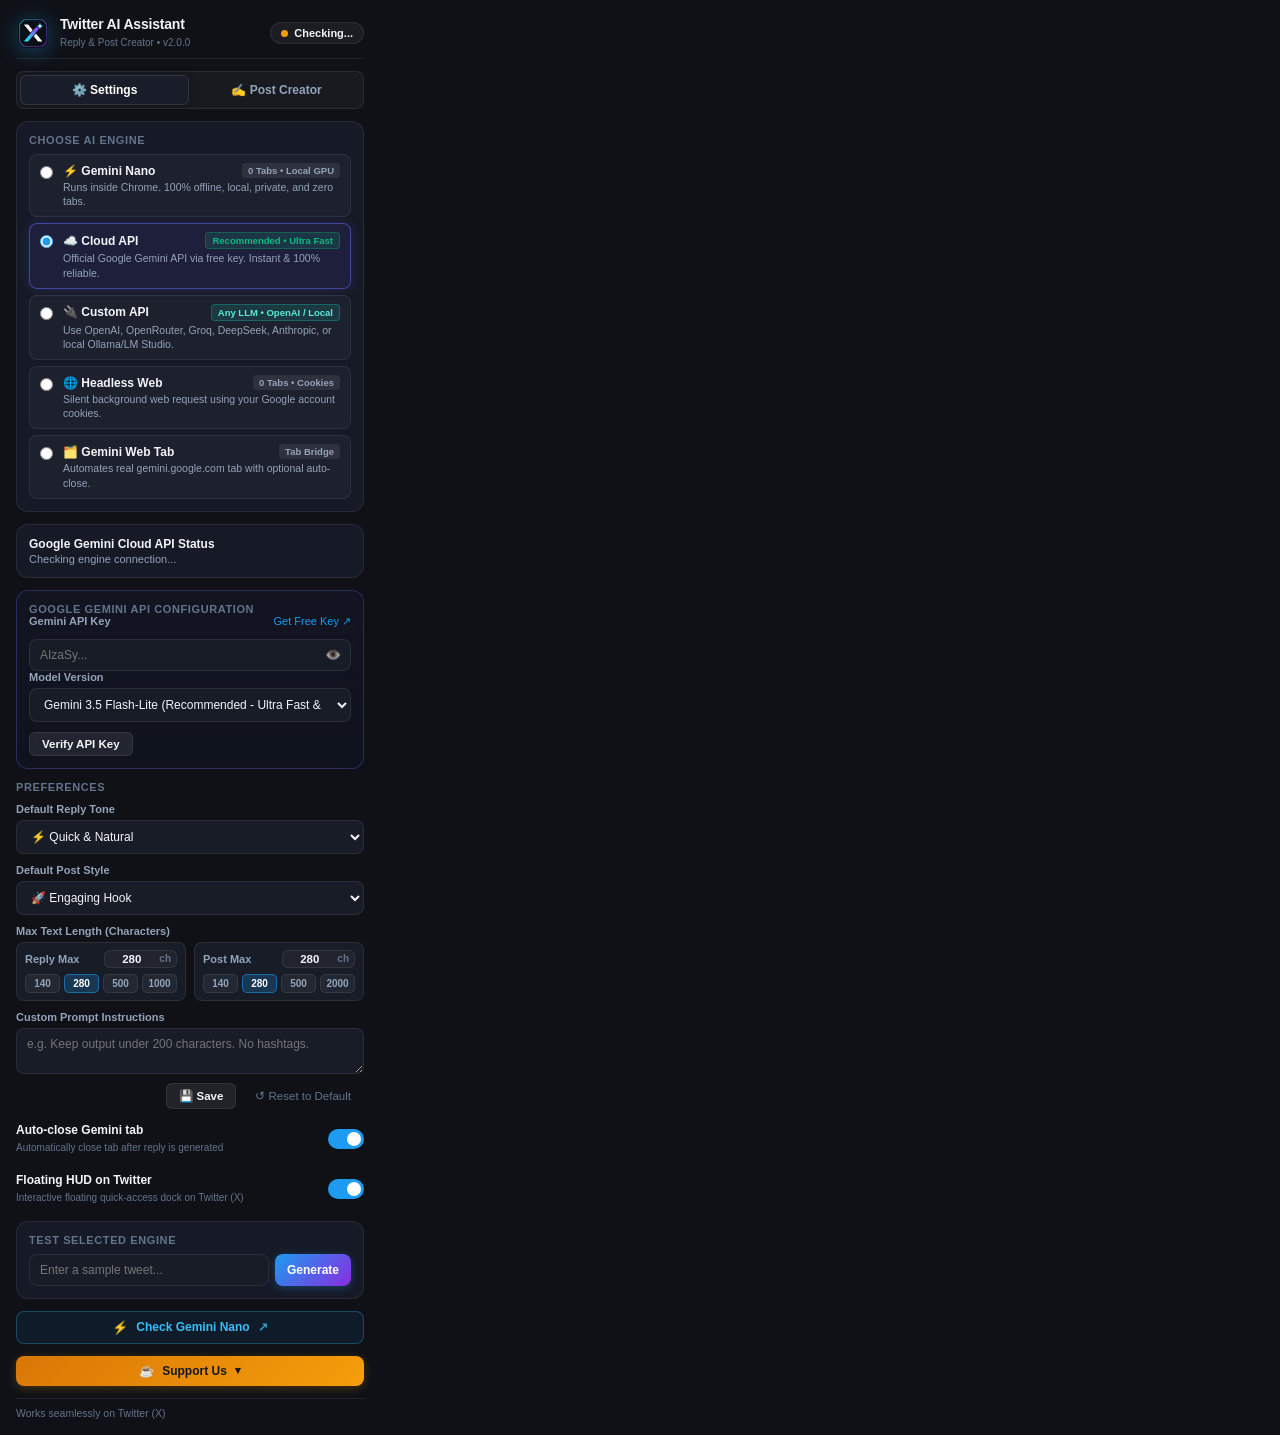
<file: popup/popup.html>
<!DOCTYPE html>
<html lang="en">
<head>
  <meta charset="UTF-8">
  <meta name="viewport" content="width=device-width, initial-scale=1.0">
  <title>Twitter AI Auto Reply</title>
  <link rel="stylesheet" href="popup.css">
</head>
<body>
  <div class="popup-container">
    <!-- Header -->
    <header class="header">
      <div class="brand">
        <img src="../icons/icon-48.png" alt="Twitter AI Assistant" class="brand-icon-img">
        <div class="brand-info">
          <h1>Twitter AI Assistant</h1>
          <span class="version-tag">Reply &amp; Post Creator &bull; v2.0.0</span>
        </div>
      </div>
      <div id="status-badge" class="status-badge checking" title="Click to refresh">
        <span class="status-dot"></span>
        <span id="status-text">Checking...</span>
      </div>
    </header>

    <!-- Tabs Navigation -->
    <nav class="popup-tabs">
      <button type="button" class="tab-btn active" id="tab-btn-settings">⚙️ Settings</button>
      <button type="button" class="tab-btn" id="tab-btn-creator">✍️ Post Creator</button>
    </nav>

    <!-- Tab 1: Settings Panel -->
    <div id="panel-settings" class="tab-panel active">
      <!-- Engine Selector -->
      <section class="card engine-card">
        <div class="section-title">Choose AI Engine</div>
        <div class="engine-options">
          <label class="engine-option" id="opt-nano">
            <input type="radio" name="engine" value="nano">
            <div class="engine-content">
              <div class="engine-header">
                <span class="engine-name">⚡ Gemini Nano</span>
                <span class="badge">0 Tabs &bull; Local GPU</span>
              </div>
              <p class="engine-desc">Runs inside Chrome. 100% offline, local, private, and zero tabs.</p>
            </div>
          </label>

          <label class="engine-option active" id="opt-cloudapi">
            <input type="radio" name="engine" value="cloud_api" checked>
            <div class="engine-content">
              <div class="engine-header">
                <span class="engine-name">☁️ Cloud API</span>
                <span class="badge badge-recommended">Recommended &bull; Ultra Fast</span>
              </div>
              <p class="engine-desc">Official Google Gemini API via free key. Instant &amp; 100% reliable.</p>
            </div>
          </label>

          <label class="engine-option" id="opt-customapi">
            <input type="radio" name="engine" value="custom_api">
            <div class="engine-content">
              <div class="engine-header">
                <span class="engine-name">🔌 Custom API</span>
                <span class="badge badge-custom">Any LLM &bull; OpenAI / Local</span>
              </div>
              <p class="engine-desc">Use OpenAI, OpenRouter, Groq, DeepSeek, Anthropic, or local Ollama/LM Studio.</p>
            </div>
          </label>

          <label class="engine-option" id="opt-headless">
            <input type="radio" name="engine" value="headless">
            <div class="engine-content">
              <div class="engine-header">
                <span class="engine-name">🌐 Headless Web</span>
                <span class="badge">0 Tabs &bull; Cookies</span>
              </div>
              <p class="engine-desc">Silent background web request using your Google account cookies.</p>
            </div>
          </label>

          <label class="engine-option" id="opt-webtab">
            <input type="radio" name="engine" value="web_tab">
            <div class="engine-content">
              <div class="engine-header">
                <span class="engine-name">🗂️ Gemini Web Tab</span>
                <span class="badge">Tab Bridge</span>
              </div>
              <p class="engine-desc">Automates real gemini.google.com tab with optional auto-close.</p>
            </div>
          </label>
        </div>
      </section>

      <!-- Session Status Card -->
      <section class="card session-card" id="session-card">
        <div class="session-info">
          <div class="session-title" id="session-title">Google Gemini Cloud API Status</div>
          <p class="session-desc" id="session-desc">Checking engine connection...</p>
        </div>
        <button id="btn-open-gemini" class="btn btn-secondary" style="display: none;">
          <span>Open Gemini</span>
          <span class="external-icon">&nearr;</span>
        </button>
      </section>

      <!-- Cloud API Configuration Card -->
      <section class="card cloud-api-card" id="cloud-api-config" style="display: block;">
        <div class="section-title">Google Gemini API Configuration</div>
        
        <div class="form-group">
          <div class="label-with-link">
            <label for="cloud-api-key">Gemini API Key</label>
            <a href="https://aistudio.google.com/app/apikey" target="_blank" class="helper-link">Get Free Key &nearr;</a>
          </div>
          <div class="input-password-wrapper">
            <input type="password" id="cloud-api-key" class="form-input" placeholder="AIzaSy..." spellcheck="false" autocomplete="off">
            <button type="button" id="btn-toggle-key-visibility" class="btn-toggle-eye" title="Show/Hide Key">👁️</button>
          </div>
        </div>

        <div class="form-group">
          <label for="cloud-model-select">Model Version</label>
          <select id="cloud-model-select" class="form-select">
            <option value="gemini-3.5-flash-lite" selected>Gemini 3.5 Flash-Lite (Recommended - Ultra Fast &amp; Free Tier)</option>
            <option value="gemini-4-hydrogen">Gemini 4 Hydrogen (Fast &amp; Balanced Daily Driver)</option>
            <option value="gemini-4-argon">Gemini 4 Argon (Efficient Frontier Reasoning)</option>
            <option value="gemini-4-neon">Gemini 4 Neon (Fast Frontier - Paid Tier)</option>
            <option value="gemini-4-carbon">Gemini 4 Carbon (Maximum Reasoning Depth)</option>
          </select>
        </div>

        <div class="cloud-actions">
          <button type="button" id="btn-test-cloud-key" class="btn btn-secondary btn-sm">
            <span>Verify API Key</span>
          </button>
          <span id="cloud-key-status" class="cloud-status-text"></span>
        </div>
      </section>

      <!-- Custom API Configuration Card -->
      <section class="card custom-api-card" id="custom-api-config" style="display: none;">
        <div class="section-title">Custom API Configuration</div>

        <div class="custom-api-row">
          <div class="form-group">
            <label for="custom-api-preset">Provider Preset</label>
            <select id="custom-api-preset" class="form-select">
              <option value="openai">OpenAI</option>
              <option value="openrouter">OpenRouter</option>
              <option value="groq">Groq</option>
              <option value="deepseek">DeepSeek</option>
              <option value="xai">xAI (Grok)</option>
              <option value="anthropic">Anthropic (Claude)</option>
              <option value="ollama">Ollama (Local)</option>
              <option value="lmstudio">LM Studio (Local)</option>
              <option value="custom">Custom Endpoint</option>
            </select>
          </div>

          <div class="form-group">
            <label for="custom-api-format">Protocol</label>
            <select id="custom-api-format" class="form-select">
              <option value="openai">OpenAI (/chat/completions)</option>
              <option value="anthropic">Anthropic (/messages)</option>
            </select>
          </div>
        </div>

        <div class="form-group">
          <label for="custom-api-url">Base / Endpoint URL</label>
          <input type="url" id="custom-api-url" class="form-input" placeholder="https://api.openai.com/v1" spellcheck="false" autocomplete="off">
        </div>

        <div class="form-group">
          <div class="label-with-link">
            <label for="custom-api-key">API Key</label>
            <span class="helper-muted">Optional for local servers</span>
          </div>
          <div class="input-password-wrapper">
            <input type="password" id="custom-api-key" class="form-input" placeholder="sk-... (optional for Ollama)" spellcheck="false" autocomplete="off">
            <button type="button" id="btn-toggle-custom-key" class="btn-toggle-eye" title="Show/Hide Key">👁️</button>
          </div>
        </div>

        <div class="form-group">
          <label for="custom-api-model">Model Name</label>
          <div class="custom-api-model-wrap">
            <input type="text" id="custom-api-model" class="form-input" list="custom-api-models-list" placeholder="e.g. gpt-4o-mini or llama3.2" spellcheck="false" autocomplete="off">
            <datalist id="custom-api-models-list"></datalist>
            <button type="button" id="btn-fetch-custom-models" class="btn btn-secondary btn-sm" title="Fetch models from /models">↻ Models</button>
          </div>
        </div>

        <details class="custom-api-advanced">
          <summary>Advanced: Custom Headers (Optional JSON)</summary>
          <div class="form-group" style="margin-top: 6px;">
            <textarea id="custom-api-headers" class="form-textarea" rows="2" placeholder='{"X-Title": "Twitter AI Assistant"}' spellcheck="false"></textarea>
          </div>
        </details>

        <div class="cloud-actions">
          <button type="button" id="btn-test-custom-api" class="btn btn-secondary btn-sm">
            <span>Verify &amp; Save</span>
          </button>
          <span id="custom-api-status" class="cloud-status-text"></span>
        </div>
      </section>

      <!-- Preferences Section -->
      <section class="settings-section">
        <div class="section-title">Preferences</div>

        <!-- Default Tone -->
        <div class="form-group">
          <label for="default-tone">Default Reply Tone</label>
          <select id="default-tone" class="form-select">
            <option value="quick">⚡ Quick & Natural</option>
            <option value="agree">👍 Agree & Supportive</option>
            <option value="thoughtful">💡 Thoughtful Insight</option>
            <option value="funny">😂 Witty & Humorous</option>
            <option value="question">❓ Ask a Question</option>
            <option value="debate">🔥 Counter-Point</option>
          </select>
        </div>

        <!-- Default Post Style -->
        <div class="form-group">
          <label for="default-post-style">Default Post Style</label>
          <select id="default-post-style" class="form-select">
            <option value="engaging">🚀 Engaging Hook</option>
            <option value="insight">💡 Insight & Value</option>
            <option value="announcement">📣 Announcement</option>
            <option value="hottake">🔥 Bold Hot Take</option>
            <option value="witty">😂 Witty & Relatable</option>
            <option value="question">❓ Discussion Starter</option>
            <option value="thread">🧵 Thread Opener</option>
          </select>
        </div>

        <!-- Max Text Length Controls -->
        <div class="form-group">
          <label>Max Text Length (Characters)</label>
          <div class="length-controls-grid">
            <div class="length-control-box">
              <div class="length-box-header">
                <span>Reply Max</span>
                <div class="length-input-wrap">
                  <input type="number" id="max-reply-length" class="length-number-input" min="20" max="4000" step="10" value="280">
                  <span class="length-unit">ch</span>
                </div>
              </div>
              <div class="length-presets" data-target="reply">
                <button type="button" class="length-preset-btn" data-val="140">140</button>
                <button type="button" class="length-preset-btn active" data-val="280">280</button>
                <button type="button" class="length-preset-btn" data-val="500">500</button>
                <button type="button" class="length-preset-btn" data-val="1000">1000</button>
              </div>
            </div>

            <div class="length-control-box">
              <div class="length-box-header">
                <span>Post Max</span>
                <div class="length-input-wrap">
                  <input type="number" id="max-post-length" class="length-number-input" min="20" max="4000" step="10" value="280">
                  <span class="length-unit">ch</span>
                </div>
              </div>
              <div class="length-presets" data-target="post">
                <button type="button" class="length-preset-btn" data-val="140">140</button>
                <button type="button" class="length-preset-btn active" data-val="280">280</button>
                <button type="button" class="length-preset-btn" data-val="500">500</button>
                <button type="button" class="length-preset-btn" data-val="2000">2000</button>
              </div>
            </div>
          </div>
        </div>

        <!-- Custom Instructions -->
        <div class="form-group">
          <label for="custom-instructions">Custom Prompt Instructions</label>
          <textarea id="custom-instructions" class="form-textarea" rows="2" placeholder="e.g. Keep output under 200 characters. No hashtags."></textarea>
          <div class="instructions-actions">
            <button type="button" id="btn-save-instructions" class="btn btn-secondary btn-sm" title="Save custom prompt instructions">
              <span>💾 Save</span>
            </button>
            <button type="button" id="btn-reset-instructions" class="btn btn-text btn-sm" title="Reset instructions to default">
              <span>↺ Reset to Default</span>
            </button>
          </div>
        </div>

        <!-- Tab Auto-Close Setting (for web_tab mode) -->
        <div class="setting-row" id="row-autoclose">
          <div class="setting-label">
            <span>Auto-close Gemini tab</span>
            <small>Automatically close tab after reply is generated</small>
          </div>
          <label class="switch">
            <input type="checkbox" id="auto-close-toggle" checked>
            <span class="slider"></span>
          </label>
        </div>

        <!-- Floating HUD Setting -->
        <div class="setting-row" id="row-hud">
          <div class="setting-label">
            <span>Floating HUD on Twitter</span>
            <small>Interactive floating quick-access dock on Twitter (X)</small>
          </div>
          <label class="switch">
            <input type="checkbox" id="floating-hud-toggle" checked>
            <span class="slider"></span>
          </label>
        </div>
      </section>

      <!-- Test Reply Box -->
      <section class="card test-card">
        <div class="section-title">Test Selected Engine</div>
        <div class="test-input-wrapper">
          <input type="text" id="test-input" class="form-input" placeholder="Enter a sample tweet...">
          <button id="btn-test" class="btn btn-primary">Generate</button>
        </div>
        <div id="test-output" class="test-output" style="display: none;"></div>
      </section>

      <!-- Check Gemini Nano Button -->
      <button type="button" id="btn-check-nano" class="btn btn-check-nano" title="How to check & enable Gemini Nano in Chrome">
        <span class="btn-check-nano-icon">⚡</span>
        <span>Check Gemini Nano</span>
        <span class="external-arrow">&nearr;</span>
      </button>
    </div>

    <!-- Tab 2: Post Creator Panel -->
    <div id="panel-creator" class="tab-panel">
      <section class="card post-creator-card">
        <div class="section-title">Craft a Tweet with AI</div>
        
        <div class="form-group">
          <label for="post-topic-input">Topic, thought, or rough draft</label>
          <textarea id="post-topic-input" class="form-textarea" rows="3" placeholder="e.g. 3 lessons from launching a developer tool in 2026..."></textarea>
        </div>

        <div class="form-group">
          <label for="post-style-select">Post Style</label>
          <select id="post-style-select" class="form-select">
            <option value="engaging">🚀 Engaging Hook</option>
            <option value="insight">💡 Insight & Value</option>
            <option value="announcement">📣 Announcement</option>
            <option value="hottake">🔥 Bold Hot Take</option>
            <option value="witty">😂 Witty & Relatable</option>
            <option value="question">❓ Discussion Starter</option>
            <option value="thread">🧵 Thread Opener</option>
          </select>
        </div>

        <button type="button" id="btn-generate-post" class="btn btn-primary btn-block">
          <span id="btn-generate-post-text">Generate Tweet ✦</span>
        </button>

        <!-- Post Output Area -->
        <div id="post-output-container" class="post-output-container" style="display: none;">
          <div class="post-output-header">
            <span class="post-output-title">✦ Generated Tweet</span>
            <span id="post-char-count" class="post-char-count">0 / 280</span>
          </div>
          <div id="post-output-text" class="post-output-text" contenteditable="true" spellcheck="false"></div>
          <div id="post-output-error" class="post-output-error" style="display: none;"></div>
          <div class="post-output-actions" id="post-output-actions">
            <button type="button" id="btn-copy-post" class="btn btn-secondary btn-sm">
              <span>📋 Copy</span>
            </button>
            <button type="button" id="btn-open-x-post" class="btn btn-primary btn-sm">
              <span>Post on X &nearr;</span>
            </button>
          </div>
        </div>
      </section>
    </div>

    <!-- Donate Section -->
    <section class="donate-section">
      <button type="button" id="btn-donate-toggle" class="btn btn-donate">
        <span class="donate-icon">☕</span>
        <span>Support Us</span>
        <span class="donate-arrow" id="donate-arrow">▾</span>
      </button>

      <div id="donate-info" class="card donate-card" style="display: none;">
        <p class="donate-intro">If you found this project helpful, consider buying me a coffee...</p>
        
        <div class="donate-links">
          <!-- Trakteer -->
          <a href="https://teer.id/gmd.inc" target="_blank" rel="noopener noreferrer" class="donate-item">
            <span class="donate-item-badge">🇮🇩</span>
            <div class="donate-item-text">
              <span class="donate-label">Trakteer ID</span>
              <span class="donate-url">https://teer.id/gmd.inc &nearr;</span>
            </div>
          </a>

          <!-- Buy Me a Coffee -->
          <a href="https://www.buymeacoffee.com/gmd.inc" target="_blank" rel="noopener noreferrer" class="donate-item">
            <span class="donate-item-badge">☕</span>
            <div class="donate-item-text">
              <span class="donate-label">Buy me a coffee</span>
              <span class="donate-url">https://www.buymeacoffee.com/gmd.inc &nearr;</span>
            </div>
          </a>

          <!-- Crypto -->
          <div class="donate-item crypto-box">
            <span class="donate-item-badge">🪙</span>
            <div class="donate-item-text">
              <span class="donate-label">Crypto (EVM / ETH / BSC)</span>
              <span class="donate-crypto-address" id="crypto-address" title="Click to copy">0x8cD08357a2a56ed90D0137AE7bee324bd772B90d</span>
            </div>
            <button type="button" id="btn-copy-crypto" class="btn-copy" title="Copy address">Copy</button>
          </div>
        </div>
      </div>
    </section>

    <!-- Footer -->
    <footer class="footer">
      <span>Works seamlessly on Twitter (X)</span>
      <span class="save-status" id="save-status">Saved</span>
    </footer>
  </div>

  <script src="popup.js"></script>
</body>
</html>
</file>
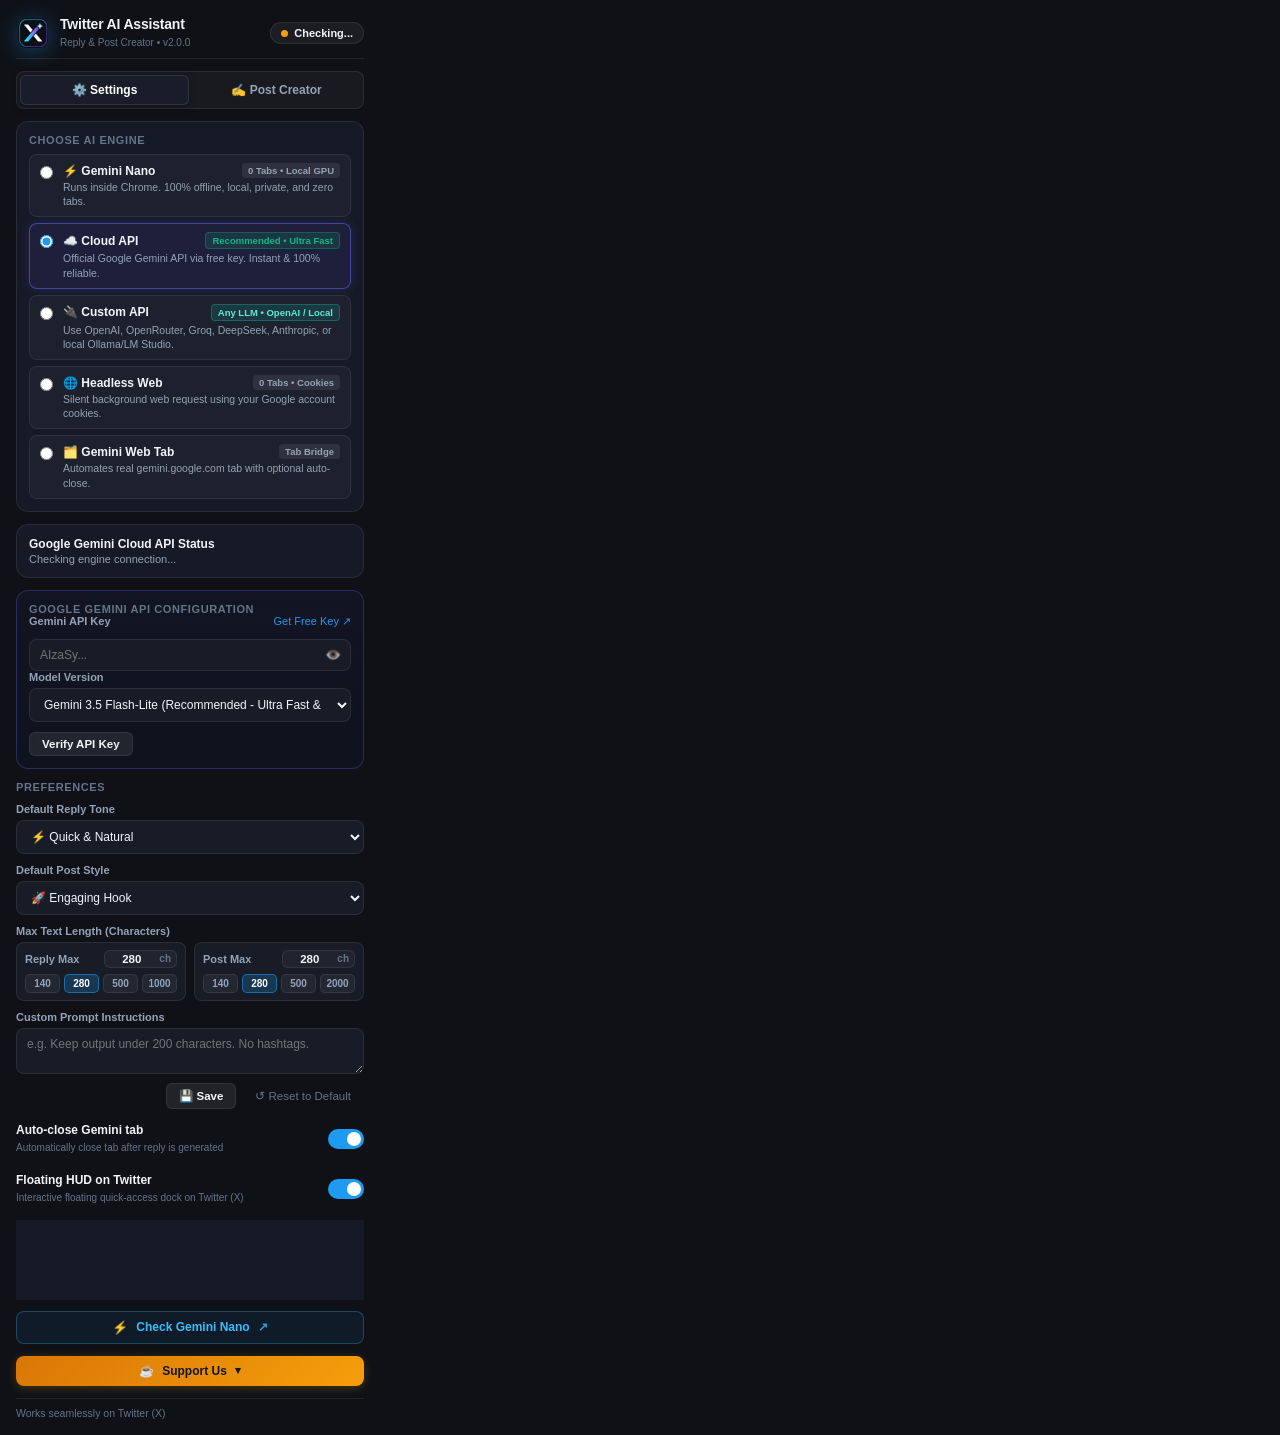
<file: src/popup/popup.html>
<!DOCTYPE html>
<html lang="en">
<head>
  <meta charset="UTF-8">
  <meta name="viewport" content="width=device-width, initial-scale=1.0">
  <title>Twitter AI Auto Reply</title>
  <link rel="stylesheet" href="popup.css">
</head>
<body>
  <div class="popup-container">
    <!-- Header -->
    <header class="header">
      <div class="brand">
        <img src="../../icons/icon-48.png" alt="Twitter AI Assistant" class="brand-icon-img">
        <div class="brand-info">
          <h1>Twitter AI Assistant</h1>
          <span class="version-tag">Reply &amp; Post Creator &bull; v2.0.0</span>
        </div>
      </div>
      <div id="status-badge" class="status-badge checking" title="Click to refresh">
        <span class="status-dot"></span>
        <span id="status-text">Checking...</span>
      </div>
    </header>

    <!-- Tabs Navigation -->
    <nav class="popup-tabs">
      <button type="button" class="tab-btn active" id="tab-btn-settings">⚙️ Settings</button>
      <button type="button" class="tab-btn" id="tab-btn-creator">✍️ Post Creator</button>
    </nav>

    <!-- Tab 1: Settings Panel -->
    <div id="panel-settings" class="tab-panel active">
      <!-- Engine Selector -->
      <section class="card engine-card">
        <div class="section-title">Choose AI Engine</div>
        <div class="engine-options">
          <label class="engine-option" id="opt-nano">
            <input type="radio" name="engine" value="nano">
            <div class="engine-content">
              <div class="engine-header">
                <span class="engine-name">⚡ Gemini Nano</span>
                <span class="badge">0 Tabs &bull; Local GPU</span>
              </div>
              <p class="engine-desc">Runs inside Chrome. 100% offline, local, private, and zero tabs.</p>
            </div>
          </label>

          <label class="engine-option active" id="opt-cloudapi">
            <input type="radio" name="engine" value="cloud_api" checked>
            <div class="engine-content">
              <div class="engine-header">
                <span class="engine-name">☁️ Cloud API</span>
                <span class="badge badge-recommended">Recommended &bull; Ultra Fast</span>
              </div>
              <p class="engine-desc">Official Google Gemini API via free key. Instant &amp; 100% reliable.</p>
            </div>
          </label>

          <label class="engine-option" id="opt-customapi">
            <input type="radio" name="engine" value="custom_api">
            <div class="engine-content">
              <div class="engine-header">
                <span class="engine-name">🔌 Custom API</span>
                <span class="badge badge-custom">Any LLM &bull; OpenAI / Local</span>
              </div>
              <p class="engine-desc">Use OpenAI, OpenRouter, Groq, DeepSeek, Anthropic, or local Ollama/LM Studio.</p>
            </div>
          </label>

          <label class="engine-option" id="opt-headless">
            <input type="radio" name="engine" value="headless">
            <div class="engine-content">
              <div class="engine-header">
                <span class="engine-name">🌐 Headless Web</span>
                <span class="badge">0 Tabs &bull; Cookies</span>
              </div>
              <p class="engine-desc">Silent background web request using your Google account cookies.</p>
            </div>
          </label>

          <label class="engine-option" id="opt-webtab">
            <input type="radio" name="engine" value="web_tab">
            <div class="engine-content">
              <div class="engine-header">
                <span class="engine-name">🗂️ Gemini Web Tab</span>
                <span class="badge">Tab Bridge</span>
              </div>
              <p class="engine-desc">Automates real gemini.google.com tab with optional auto-close.</p>
            </div>
          </label>
        </div>
      </section>

      <!-- Session Status Card -->
      <section class="card session-card" id="session-card">
        <div class="session-info">
          <div class="session-title" id="session-title">Google Gemini Cloud API Status</div>
          <p class="session-desc" id="session-desc">Checking engine connection...</p>
        </div>
        <button id="btn-open-gemini" class="btn btn-secondary" style="display: none;">
          <span>Open Gemini</span>
          <span class="external-icon">&nearr;</span>
        </button>
      </section>

      <!-- Cloud API Configuration Card -->
      <section class="card cloud-api-card" id="cloud-api-config" style="display: block;">
        <div class="section-title">Google Gemini API Configuration</div>
        
        <div class="form-group">
          <div class="label-with-link">
            <label for="cloud-api-key">Gemini API Key</label>
            <a href="https://aistudio.google.com/app/apikey" target="_blank" class="helper-link">Get Free Key &nearr;</a>
          </div>
          <div class="input-password-wrapper">
            <input type="password" id="cloud-api-key" class="form-input" placeholder="AIzaSy..." spellcheck="false" autocomplete="off">
            <button type="button" id="btn-toggle-key-visibility" class="btn-toggle-eye" title="Show/Hide Key">👁️</button>
          </div>
        </div>

        <div class="form-group">
          <label for="cloud-model-select">Model Version</label>
          <select id="cloud-model-select" class="form-select">
            <option value="gemini-3.5-flash-lite" selected>Gemini 3.5 Flash-Lite (Recommended - Ultra Fast &amp; Free Tier)</option>
            <option value="gemini-4-hydrogen">Gemini 4 Hydrogen (Fast &amp; Balanced Daily Driver)</option>
            <option value="gemini-4-argon">Gemini 4 Argon (Efficient Frontier Reasoning)</option>
            <option value="gemini-4-neon">Gemini 4 Neon (Fast Frontier - Paid Tier)</option>
            <option value="gemini-4-carbon">Gemini 4 Carbon (Maximum Reasoning Depth)</option>
          </select>
        </div>

        <div class="cloud-actions">
          <button type="button" id="btn-test-cloud-key" class="btn btn-secondary btn-sm">
            <span>Verify API Key</span>
          </button>
          <span id="cloud-key-status" class="cloud-status-text"></span>
        </div>
      </section>

      <!-- Custom API Configuration Card -->
      <section class="card custom-api-card" id="custom-api-config" style="display: none;">
        <div class="section-title">Custom API Configuration</div>

        <div class="custom-api-row">
          <div class="form-group">
            <label for="custom-api-preset">Provider Preset</label>
            <select id="custom-api-preset" class="form-select">
              <option value="openai">OpenAI</option>
              <option value="openrouter">OpenRouter</option>
              <option value="groq">Groq</option>
              <option value="deepseek">DeepSeek</option>
              <option value="xai">xAI (Grok)</option>
              <option value="anthropic">Anthropic (Claude)</option>
              <option value="ollama">Ollama (Local)</option>
              <option value="lmstudio">LM Studio (Local)</option>
              <option value="custom">Custom Endpoint</option>
            </select>
          </div>

          <div class="form-group">
            <label for="custom-api-format">Protocol</label>
            <select id="custom-api-format" class="form-select">
              <option value="openai">OpenAI (/chat/completions)</option>
              <option value="anthropic">Anthropic (/messages)</option>
            </select>
          </div>
        </div>

        <div class="form-group">
          <label for="custom-api-url">Base / Endpoint URL</label>
          <input type="url" id="custom-api-url" class="form-input" placeholder="https://api.openai.com/v1" spellcheck="false" autocomplete="off">
        </div>

        <div class="form-group">
          <div class="label-with-link">
            <label for="custom-api-key">API Key</label>
            <span class="helper-muted">Optional for local servers</span>
          </div>
          <div class="input-password-wrapper">
            <input type="password" id="custom-api-key" class="form-input" placeholder="sk-... (optional for Ollama)" spellcheck="false" autocomplete="off">
            <button type="button" id="btn-toggle-custom-key" class="btn-toggle-eye" title="Show/Hide Key">👁️</button>
          </div>
        </div>

        <div class="form-group">
          <label for="custom-api-model">Model Name</label>
          <div class="custom-api-model-wrap">
            <input type="text" id="custom-api-model" class="form-input" list="custom-api-models-list" placeholder="e.g. gpt-4o-mini or llama3.2" spellcheck="false" autocomplete="off">
            <datalist id="custom-api-models-list"></datalist>
            <button type="button" id="btn-fetch-custom-models" class="btn btn-secondary btn-sm" title="Fetch models from /models">↻ Models</button>
          </div>
        </div>

        <details class="custom-api-advanced">
          <summary>Advanced: Custom Headers (Optional JSON)</summary>
          <div class="form-group" style="margin-top: 6px;">
            <textarea id="custom-api-headers" class="form-textarea" rows="2" placeholder='{"X-Title": "Twitter AI Assistant"}' spellcheck="false"></textarea>
          </div>
        </details>

        <div class="cloud-actions">
          <button type="button" id="btn-test-custom-api" class="btn btn-secondary btn-sm">
            <span>Verify &amp; Save</span>
          </button>
          <span id="custom-api-status" class="cloud-status-text"></span>
        </div>
      </section>

      <!-- Preferences Section -->
      <section class="settings-section">
        <div class="section-title">Preferences</div>

        <!-- Default Tone -->
        <div class="form-group">
          <label for="default-tone">Default Reply Tone</label>
          <select id="default-tone" class="form-select">
            <option value="quick">⚡ Quick & Natural</option>
            <option value="agree">👍 Agree & Supportive</option>
            <option value="thoughtful">💡 Thoughtful Insight</option>
            <option value="funny">😂 Witty & Humorous</option>
            <option value="question">❓ Ask a Question</option>
            <option value="debate">🔥 Counter-Point</option>
          </select>
        </div>

        <!-- Default Post Style -->
        <div class="form-group">
          <label for="default-post-style">Default Post Style</label>
          <select id="default-post-style" class="form-select">
            <option value="engaging">🚀 Engaging Hook</option>
            <option value="insight">💡 Insight & Value</option>
            <option value="announcement">📣 Announcement</option>
            <option value="hottake">🔥 Bold Hot Take</option>
            <option value="witty">😂 Witty & Relatable</option>
            <option value="question">❓ Discussion Starter</option>
            <option value="thread">🧵 Thread Opener</option>
          </select>
        </div>

        <!-- Max Text Length Controls -->
        <div class="form-group">
          <label>Max Text Length (Characters)</label>
          <div class="length-controls-grid">
            <div class="length-control-box">
              <div class="length-box-header">
                <span>Reply Max</span>
                <div class="length-input-wrap">
                  <input type="number" id="max-reply-length" class="length-number-input" min="20" max="4000" step="10" value="280">
                  <span class="length-unit">ch</span>
                </div>
              </div>
              <div class="length-presets" data-target="reply">
                <button type="button" class="length-preset-btn" data-val="140">140</button>
                <button type="button" class="length-preset-btn active" data-val="280">280</button>
                <button type="button" class="length-preset-btn" data-val="500">500</button>
                <button type="button" class="length-preset-btn" data-val="1000">1000</button>
              </div>
            </div>

            <div class="length-control-box">
              <div class="length-box-header">
                <span>Post Max</span>
                <div class="length-input-wrap">
                  <input type="number" id="max-post-length" class="length-number-input" min="20" max="4000" step="10" value="280">
                  <span class="length-unit">ch</span>
                </div>
              </div>
              <div class="length-presets" data-target="post">
                <button type="button" class="length-preset-btn" data-val="140">140</button>
                <button type="button" class="length-preset-btn active" data-val="280">280</button>
                <button type="button" class="length-preset-btn" data-val="500">500</button>
                <button type="button" class="length-preset-btn" data-val="2000">2000</button>
              </div>
            </div>
          </div>
        </div>

        <!-- Custom Instructions -->
        <div class="form-group">
          <label for="custom-instructions">Custom Prompt Instructions</label>
          <textarea id="custom-instructions" class="form-textarea" rows="2" placeholder="e.g. Keep output under 200 characters. No hashtags."></textarea>
          <div class="instructions-actions">
            <button type="button" id="btn-save-instructions" class="btn btn-secondary btn-sm" title="Save custom prompt instructions">
              <span>💾 Save</span>
            </button>
            <button type="button" id="btn-reset-instructions" class="btn btn-text btn-sm" title="Reset instructions to default">
              <span>↺ Reset to Default</span>
            </button>
          </div>
        </div>

        <!-- Tab Auto-Close Setting (for web_tab mode) -->
        <div class="setting-row" id="row-autoclose">
          <div class="setting-label">
            <span>Auto-close Gemini tab</span>
            <small>Automatically close tab after reply is generated</small>
          </div>
          <label class="switch">
            <input type="checkbox" id="auto-close-toggle" checked>
            <span class="slider"></span>
          </label>
        </div>

        <!-- Floating HUD Setting -->
        <div class="setting-row" id="row-hud">
          <div class="setting-label">
            <span>Floating HUD on Twitter</span>
            <small>Interactive floating quick-access dock on Twitter (X)</small>
          </div>
          <label class="switch">
            <input type="checkbox" id="floating-hud-toggle" checked>
            <span class="slider"></span>
          </label>
        </div>
      </section>

      <!-- Test Reply Box -->
      <section class="card test-card">
        <div class="section-title">Test Selected Engine</div>
        <div class="test-input-wrapper">
          <input type="text" id="test-input" class="form-input" placeholder="Enter a sample tweet...">
          <button id="btn-test" class="btn btn-primary">Generate</button>
        </div>
        <div id="test-output" class="test-output" style="display: none;"></div>
      </section>

      <!-- Check Gemini Nano Button -->
      <button type="button" id="btn-check-nano" class="btn btn-check-nano" title="How to check & enable Gemini Nano in Chrome">
        <span class="btn-check-nano-icon">⚡</span>
        <span>Check Gemini Nano</span>
        <span class="external-arrow">&nearr;</span>
      </button>
    </div>

    <!-- Tab 2: Post Creator Panel -->
    <div id="panel-creator" class="tab-panel">
      <section class="card post-creator-card">
        <div class="section-title">Craft a Tweet with AI</div>
        
        <div class="form-group">
          <label for="post-topic-input">Topic, thought, or rough draft</label>
          <textarea id="post-topic-input" class="form-textarea" rows="3" placeholder="e.g. 3 lessons from launching a developer tool in 2026..."></textarea>
        </div>

        <div class="form-group">
          <label for="post-style-select">Post Style</label>
          <select id="post-style-select" class="form-select">
            <option value="engaging">🚀 Engaging Hook</option>
            <option value="insight">💡 Insight & Value</option>
            <option value="announcement">📣 Announcement</option>
            <option value="hottake">🔥 Bold Hot Take</option>
            <option value="witty">😂 Witty & Relatable</option>
            <option value="question">❓ Discussion Starter</option>
            <option value="thread">🧵 Thread Opener</option>
          </select>
        </div>

        <button type="button" id="btn-generate-post" class="btn btn-primary btn-block">
          <span id="btn-generate-post-text">Generate Tweet ✦</span>
        </button>

        <!-- Post Output Area -->
        <div id="post-output-container" class="post-output-container" style="display: none;">
          <div class="post-output-header">
            <span class="post-output-title">✦ Generated Tweet</span>
            <span id="post-char-count" class="post-char-count">0 / 280</span>
          </div>
          <div id="post-output-text" class="post-output-text" contenteditable="true" spellcheck="false"></div>
          <div id="post-output-error" class="post-output-error" style="display: none;"></div>
          <div class="post-output-actions" id="post-output-actions">
            <button type="button" id="btn-copy-post" class="btn btn-secondary btn-sm">
              <span>📋 Copy</span>
            </button>
            <button type="button" id="btn-open-x-post" class="btn btn-primary btn-sm">
              <span>Post on X &nearr;</span>
            </button>
          </div>
        </div>
      </section>
    </div>

    <!-- Donate Section -->
    <section class="donate-section">
      <button type="button" id="btn-donate-toggle" class="btn btn-donate">
        <span class="donate-icon">☕</span>
        <span>Support Us</span>
        <span class="donate-arrow" id="donate-arrow">▾</span>
      </button>

      <div id="donate-info" class="card donate-card" style="display: none;">
        <p class="donate-intro">If you found this project helpful, consider buying me a coffee...</p>
        
        <div class="donate-links">
          <!-- Trakteer -->
          <a href="https://teer.id/gmd.inc" target="_blank" rel="noopener noreferrer" class="donate-item">
            <span class="donate-item-badge">🇮🇩</span>
            <div class="donate-item-text">
              <span class="donate-label">Trakteer ID</span>
              <span class="donate-url">https://teer.id/gmd.inc &nearr;</span>
            </div>
          </a>

          <!-- Buy Me a Coffee -->
          <a href="https://www.buymeacoffee.com/gmd.inc" target="_blank" rel="noopener noreferrer" class="donate-item">
            <span class="donate-item-badge">☕</span>
            <div class="donate-item-text">
              <span class="donate-label">Buy me a coffee</span>
              <span class="donate-url">https://www.buymeacoffee.com/gmd.inc &nearr;</span>
            </div>
          </a>

          <!-- Crypto -->
          <div class="donate-item crypto-box">
            <span class="donate-item-badge">🪙</span>
            <div class="donate-item-text">
              <span class="donate-label">Crypto (EVM / ETH / BSC)</span>
              <span class="donate-crypto-address" id="crypto-address" title="Click to copy">0x8cD08357a2a56ed90D0137AE7bee324bd772B90d</span>
            </div>
            <button type="button" id="btn-copy-crypto" class="btn-copy" title="Copy address">Copy</button>
          </div>
        </div>
      </div>
    </section>

    <!-- Footer -->
    <footer class="footer">
      <span>Works seamlessly on Twitter (X)</span>
      <span class="save-status" id="save-status">Saved</span>
    </footer>
  </div>

  <script src="popup.js"></script>
</body>
</html>
</file>
<file: popup/popup.css>
/* popup.css - Modern Dark Glassmorphism UI with Multi-Engine Selector */

:root {
  --bg-primary: #0f1117;
  --bg-secondary: #181c27;
  --bg-card: rgba(26, 31, 46, 0.7);
  --border-color: rgba(255, 255, 255, 0.08);
  --text-primary: #f1f5f9;
  --text-secondary: #94a3b8;
  --text-muted: #64748b;
  --accent-blue: #1d9bf0;
  --accent-purple: #8a2be2;
  --accent-gradient: linear-gradient(135deg, #1d9bf0, #8a2be2);
  --success: #10b981;
  --warning: #f59e0b;
  --danger: #ef4444;
  --radius-sm: 8px;
  --radius-md: 12px;
  --radius-lg: 16px;
}

* {
  box-sizing: border-box;
  margin: 0;
  padding: 0;
}

body {
  width: 380px;
  min-height: 560px;
  font-family: -apple-system, BlinkMacSystemFont, "Segoe UI", Roboto, "Helvetica Neue", Arial, sans-serif;
  background-color: var(--bg-primary);
  color: var(--text-primary);
  padding: 16px;
  overflow-x: hidden;
  user-select: none;
}

.popup-container {
  display: flex;
  flex-direction: column;
  gap: 12px;
}

/* Header */
.header {
  display: flex;
  justify-content: space-between;
  align-items: center;
  padding-bottom: 8px;
  border-bottom: 1px solid var(--border-color);
}

.brand {
  display: flex;
  align-items: center;
  gap: 10px;
}

.brand-icon-img {
  width: 34px;
  height: 34px;
  border-radius: 9px;
  display: block;
  flex-shrink: 0;
  object-fit: contain;
  filter: drop-shadow(0 3px 10px rgba(29, 155, 240, 0.35));
}

.brand-info h1 {
  font-size: 14px;
  font-weight: 700;
  letter-spacing: -0.2px;
}

.version-tag {
  font-size: 10px;
  color: var(--text-muted);
  font-weight: 500;
}

/* Status Badge */
.status-badge {
  display: flex;
  align-items: center;
  gap: 6px;
  font-size: 11px;
  font-weight: 600;
  padding: 4px 10px;
  border-radius: 999px;
  background: rgba(255, 255, 255, 0.05);
  border: 1px solid var(--border-color);
  cursor: pointer;
  transition: all 0.2s ease;
  white-space: nowrap;
  flex-shrink: 0;
  max-width: 155px;
}

#status-text {
  overflow: hidden;
  text-overflow: ellipsis;
  white-space: nowrap;
}

.status-badge:hover {
  filter: brightness(1.15);
  transform: scale(1.02);
}

.status-dot {
  width: 7px;
  height: 7px;
  border-radius: 50%;
  background: var(--warning);
}

.status-badge.online {
  border-color: rgba(16, 185, 129, 0.3);
  background: rgba(16, 185, 129, 0.1);
  color: var(--success);
}
.status-badge.online .status-dot {
  background: var(--success);
  box-shadow: 0 0 6px var(--success);
}

.status-badge.offline {
  border-color: rgba(239, 68, 68, 0.3);
  background: rgba(239, 68, 68, 0.1);
  color: var(--danger);
}
.status-badge.offline .status-dot {
  background: var(--danger);
}

.status-badge.warning {
  border-color: rgba(245, 158, 11, 0.3);
  background: rgba(245, 158, 11, 0.1);
  color: var(--warning);
}
.status-badge.warning .status-dot {
  background: var(--warning);
}

.status-badge.checking .status-dot {
  background: var(--warning);
  animation: pulse 1s infinite alternate;
}

@keyframes pulse {
  from { opacity: 0.4; }
  to { opacity: 1; }
}

/* Cards */
.card {
  background: var(--bg-card);
  backdrop-filter: blur(10px);
  border: 1px solid var(--border-color);
  border-radius: var(--radius-md);
  padding: 12px;
  transition: border-color 0.2s ease;
}

.card:hover {
  border-color: rgba(255, 255, 255, 0.14);
}

/* Engine Options */
.engine-card {
  display: flex;
  flex-direction: column;
  gap: 8px;
}

.engine-options {
  display: flex;
  flex-direction: column;
  gap: 6px;
}

.engine-option {
  display: flex;
  align-items: flex-start;
  gap: 10px;
  padding: 8px 10px;
  border-radius: var(--radius-sm);
  background: rgba(255, 255, 255, 0.03);
  border: 1px solid var(--border-color);
  cursor: pointer;
  transition: all 0.2s ease;
}

.engine-option:hover {
  background: rgba(255, 255, 255, 0.06);
  border-color: rgba(255, 255, 255, 0.18);
}

.engine-option.active {
  background: rgba(29, 155, 240, 0.08);
  border-color: rgba(29, 155, 240, 0.5);
  box-shadow: 0 0 12px rgba(29, 155, 240, 0.15);
}

.engine-option input[type="radio"] {
  margin-top: 3px;
  accent-color: var(--accent-blue);
  cursor: pointer;
}

.engine-content {
  display: flex;
  flex-direction: column;
  gap: 2px;
  flex: 1;
}

.engine-header {
  display: flex;
  justify-content: space-between;
  align-items: center;
}

.engine-name {
  font-size: 12px;
  font-weight: 600;
  color: var(--text-primary);
}

.badge {
  font-size: 9.5px;
  font-weight: 700;
  padding: 2px 6px;
  border-radius: 4px;
  background: rgba(255, 255, 255, 0.08);
  color: var(--text-secondary);
}

.badge-recommended {
  background: rgba(16, 185, 129, 0.15);
  color: var(--success);
  border: 1px solid rgba(16, 185, 129, 0.3);
}
/*
.badge-cloud {
  background: rgba(29, 155, 240, 0.15);
  color: var(--accent-blue);
  border: 1px solid rgba(29, 155, 240, 0.3);
}*/

.engine-desc {
  font-size: 10.5px;
  color: var(--text-secondary);
  line-height: 1.35;
}

/* Session Card */
.session-card {
  display: flex;
  justify-content: space-between;
  align-items: center;
  gap: 10px;
}

.session-title {
  font-size: 12px;
  font-weight: 600;
  color: var(--text-primary);
}

.session-desc {
  font-size: 11px;
  color: var(--text-secondary);
  margin-top: 2px;
}

/* Buttons */
.btn {
  display: inline-flex;
  align-items: center;
  justify-content: center;
  gap: 6px;
  font-size: 12px;
  font-weight: 600;
  padding: 7px 12px;
  border-radius: var(--radius-sm);
  border: none;
  cursor: pointer;
  transition: all 0.2s ease;
  white-space: nowrap;
}

.btn-primary {
  background: var(--accent-gradient);
  color: #fff;
  box-shadow: 0 2px 8px rgba(29, 155, 240, 0.3);
}

.btn-primary:hover {
  filter: brightness(1.1);
  transform: translateY(-1px);
}

.btn-primary:active {
  transform: translateY(0);
}

.btn-secondary {
  background: rgba(255, 255, 255, 0.08);
  color: var(--text-primary);
  border: 1px solid var(--border-color);
}

.btn-secondary:hover {
  background: rgba(255, 255, 255, 0.14);
}

/* Settings */
.settings-section {
  display: flex;
  flex-direction: column;
  gap: 10px;
}

.section-title {
  font-size: 11px;
  font-weight: 700;
  text-transform: uppercase;
  letter-spacing: 0.6px;
  color: var(--text-muted);
}

.form-group {
  display: flex;
  flex-direction: column;
  gap: 5px;
}

.form-group label {
  font-size: 11px;
  font-weight: 600;
  color: var(--text-secondary);
}

.form-select,
.form-input,
.form-textarea {
  width: 100%;
  background: var(--bg-secondary);
  border: 1px solid var(--border-color);
  color: var(--text-primary);
  font-size: 12px;
  padding: 8px 10px;
  border-radius: var(--radius-sm);
  outline: none;
  transition: border-color 0.2s ease;
  font-family: inherit;
}

.form-select:focus,
.form-input:focus,
.form-textarea:focus {
  border-color: var(--accent-blue);
  box-shadow: 0 0 0 2px rgba(29, 155, 240, 0.15);
}

.form-textarea {
  resize: vertical;
}

.instructions-actions {
  display: flex;
  align-items: center;
  justify-content: flex-end;
  gap: 6px;
  margin-top: 4px;
}

.btn-text {
  background: transparent;
  border: 1px solid transparent;
  color: var(--text-muted);
  font-size: 11px;
  font-weight: 500;
  padding: 4px 8px;
  border-radius: 6px;
  cursor: pointer;
  transition: all 0.15s ease;
}

.btn-text:hover {
  color: var(--text-primary);
  background: rgba(255, 255, 255, 0.06);
}

.btn-success {
  background: rgba(16, 185, 129, 0.2) !important;
  border-color: var(--success) !important;
  color: var(--success) !important;
}

/* Switch */
.setting-row {
  display: flex;
  justify-content: space-between;
  align-items: center;
  padding: 4px 0;
}

.setting-label span {
  display: block;
  font-size: 12px;
  font-weight: 600;
  color: var(--text-primary);
}

.setting-label small {
  font-size: 10px;
  color: var(--text-muted);
}

.switch {
  position: relative;
  display: inline-block;
  width: 36px;
  height: 20px;
  flex-shrink: 0;
}

.switch input {
  opacity: 0;
  width: 0;
  height: 0;
}

.slider {
  position: absolute;
  cursor: pointer;
  inset: 0;
  background-color: rgba(255, 255, 255, 0.15);
  border-radius: 20px;
  transition: 0.2s;
}

.slider:before {
  position: absolute;
  content: "";
  height: 14px;
  width: 14px;
  left: 3px;
  bottom: 3px;
  background-color: white;
  border-radius: 50%;
  transition: 0.2s;
}

input:checked + .slider {
  background: var(--accent-blue);
}

input:checked + .slider:before {
  transform: translateX(16px);
}

/* Test Area */
.test-card {
  display: flex;
  flex-direction: column;
  gap: 8px;
}

.test-input-wrapper {
  display: flex;
  gap: 6px;
}

.test-output {
  margin-top: 4px;
  background: rgba(0, 0, 0, 0.3);
  border: 1px dashed rgba(255, 255, 255, 0.15);
  border-radius: var(--radius-sm);
  padding: 8px 10px;
  font-size: 11.5px;
  line-height: 1.4;
  color: #cbd5e1;
  word-break: break-word;
}

/* Check Gemini Nano Button */
.btn-check-nano {
  width: 100%;
  background: rgba(29, 155, 240, 0.08);
  color: #38bdf8 !important;
  border: 1px solid rgba(56, 189, 248, 0.28);
  font-weight: 600;
  padding: 8px 12px;
  border-radius: var(--radius-sm);
  display: flex;
  justify-content: center;
  align-items: center;
  gap: 8px;
  cursor: pointer;
  transition: all 0.2s ease;
  font-size: 12px;
}

.btn-check-nano:hover {
  background: rgba(29, 155, 240, 0.18);
  border-color: rgba(56, 189, 248, 0.6);
  color: #fff !important;
  transform: translateY(-1px);
  box-shadow: 0 3px 12px rgba(2, 132, 199, 0.25);
}

.btn-check-nano:active {
  transform: translateY(0);
}

.btn-check-nano-icon {
  font-size: 13px;
}

.external-arrow {
  font-size: 12px;
  opacity: 0.8;
  transition: transform 0.2s ease;
}

.btn-check-nano:hover .external-arrow {
  transform: translate(2px, -2px);
  opacity: 1;
}

/* Donate Section */
.donate-section {
  display: flex;
  flex-direction: column;
  gap: 8px;
}

.btn-donate {
  width: 100%;
  background: linear-gradient(135deg, #d97706, #f59e0b);
  color: #111827 !important;
  font-weight: 700;
  padding: 8px 12px;
  box-shadow: 0 2px 10px rgba(245, 158, 11, 0.25);
  display: flex;
  justify-content: center;
  align-items: center;
  gap: 8px;
}

.btn-donate:hover {
  filter: brightness(1.08);
  box-shadow: 0 4px 14px rgba(245, 158, 11, 0.35);
}

.donate-arrow {
  font-size: 11px;
  transition: transform 0.2s ease;
}

.donate-arrow.open {
  transform: rotate(180deg);
}

.donate-card {
  display: flex;
  flex-direction: column;
  gap: 10px;
  background: rgba(30, 26, 20, 0.75);
  border: 1px solid rgba(245, 158, 11, 0.35);
  animation: fadeIn 0.2s ease;
}
/*
@keyframes fadeIn {
  from { opacity: 0; transform: translateY(-4px); }
  to { opacity: 1; transform: translateY(0); }
}*/

.donate-intro {
  font-size: 11.5px;
  color: #fde68a;
  line-height: 1.4;
  font-style: italic;
}

.donate-links {
  display: flex;
  flex-direction: column;
  gap: 6px;
}

.donate-item {
  display: flex;
  align-items: center;
  gap: 10px;
  padding: 8px 10px;
  background: rgba(255, 255, 255, 0.04);
  border: 1px solid var(--border-color);
  border-radius: var(--radius-sm);
  text-decoration: none;
  color: var(--text-primary);
  transition: all 0.2s ease;
}

.donate-item:hover {
  background: rgba(255, 255, 255, 0.08);
  border-color: rgba(245, 158, 11, 0.4);
  transform: translateY(-1px);
}

.donate-item-badge {
  font-size: 16px;
  width: 24px;
  min-width: 24px;
  display: inline-flex;
  align-items: center;
  justify-content: center;
  text-align: center;
  line-height: 1;
  flex-shrink: 0;
}

.donate-item-text {
  display: flex;
  flex-direction: column;
  gap: 1px;
  flex: 1;
  overflow: hidden;
}

.donate-label {
  font-size: 11.5px;
  font-weight: 600;
  color: #f1f5f9;
}

.donate-url {
  font-size: 10px;
  color: #fbbf24;
  white-space: nowrap;
  overflow: hidden;
  text-overflow: ellipsis;
}

.crypto-box {
  cursor: default;
}

.crypto-box:hover {
  transform: none;
}

.donate-crypto-address {
  font-family: ui-monospace, SFMono-Regular, Menlo, Monaco, Consolas, monospace;
  font-size: 8.8px;
  letter-spacing: -0.2px;
  color: #cbd5e1;
  word-break: break-all;
  user-select: all;
}

.btn-copy {
  background: rgba(245, 158, 11, 0.15);
  border: 1px solid rgba(245, 158, 11, 0.35);
  color: #fbbf24;
  font-size: 10.5px;
  font-weight: 600;
  padding: 4px 8px;
  border-radius: 6px;
  cursor: pointer;
  transition: all 0.15s ease;
  flex-shrink: 0;
}

.btn-copy:hover {
  background: rgba(245, 158, 11, 0.3);
  color: #fff;
}

.btn-copy.copied {
  background: rgba(16, 185, 129, 0.2);
  border-color: var(--success);
  color: var(--success);
}

/* Footer */
.footer {
  display: flex;
  justify-content: space-between;
  align-items: center;
  padding-top: 8px;
  border-top: 1px solid var(--border-color);
  font-size: 10.5px;
  color: var(--text-muted);
}

.save-status {
  color: var(--success);
  opacity: 0;
  transition: opacity 0.3s ease;
  font-weight: 600;
}

.save-status.show {
  opacity: 1;
}

/* ==========================================
   NAVIGATION TABS
   ========================================== */
.popup-tabs {
  display: flex;
  background: rgba(255, 255, 255, 0.04);
  border-radius: var(--radius-sm);
  padding: 3px;
  gap: 4px;
  border: 1px solid var(--border-color);
}

.tab-btn {
  flex: 1;
  display: flex;
  align-items: center;
  justify-content: center;
  gap: 6px;
  background: transparent;
  border: none;
  color: var(--text-secondary);
  font-size: 12px;
  font-weight: 600;
  padding: 7px 10px;
  border-radius: 6px;
  cursor: pointer;
  transition: all 0.2s cubic-bezier(0.4, 0, 0.2, 1);
  outline: none;
}

.tab-btn:hover {
  color: var(--text-primary);
  background: rgba(255, 255, 255, 0.04);
}

.tab-btn.active {
  background: var(--bg-card);
  color: #fff;
  box-shadow: 0 2px 8px rgba(0, 0, 0, 0.25);
  border: 1px solid rgba(255, 255, 255, 0.1);
}

.tab-panel {
  display: none;
  flex-direction: column;
  gap: 12px;
  animation: fadeIn 0.2s ease;
}

.tab-panel.active {
  display: flex;
}

.post-output-error {
  background: rgba(239, 68, 68, 0.15);
  border: 1px solid rgba(239, 68, 68, 0.4);
  color: #fca5a5;
  border-radius: var(--radius-sm);
  padding: 8px 10px;
  font-size: 11.5px;
  line-height: 1.4;
}

@keyframes fadeIn {
  from { opacity: 0; transform: translateY(4px); }
  to { opacity: 1; transform: translateY(0); }
}

/* ==========================================
   POST CREATOR CARD & OUTPUT
   ========================================== */
.btn-block {
  width: 100%;
  justify-content: center;
}

.post-output-container {
  margin-top: 12px;
  display: flex;
  flex-direction: column;
  gap: 8px;
  background: rgba(15, 17, 23, 0.85);
  border: 1px solid rgba(29, 155, 240, 0.35);
  border-radius: var(--radius-sm);
  padding: 10px 12px;
  animation: fadeIn 0.2s ease;
}

.post-output-header {
  display: flex;
  justify-content: space-between;
  align-items: center;
  font-size: 11px;
}

.post-output-title {
  font-weight: 700;
  color: #1d9bf0;
  text-transform: uppercase;
  letter-spacing: 0.5px;
}

.post-char-count {
  font-size: 11px;
  font-weight: 600;
  color: var(--text-muted);
}

.post-char-count.over-limit {
  color: var(--danger);
  font-weight: 700;
}

.post-output-text {
  font-size: 13px;
  line-height: 1.5;
  color: var(--text-primary);
  background: transparent;
  border: none;
  outline: none;
  min-height: 52px;
  max-height: 180px;
  overflow-y: auto;
  word-break: break-word;
  white-space: pre-wrap;
  user-select: text;
  cursor: text;
  padding: 4px 0;
}

.post-output-actions {
  display: flex;
  justify-content: flex-end;
  gap: 8px;
  padding-top: 8px;
  border-top: 1px solid rgba(255, 255, 255, 0.06);
}

.btn-sm {
  padding: 5px 12px;
  font-size: 11.5px;
  border-radius: 6px;
}


/* Cloud API Engine Styling */
.badge-cloud {
  background: rgba(99, 102, 241, 0.18);
  color: #a5b4fc;
  border: 1px solid rgba(99, 102, 241, 0.35);
}

.engine-option#opt-cloudapi.active {
  background: rgba(99, 102, 241, 0.1);
  border-color: rgba(99, 102, 241, 0.55);
  box-shadow: 0 0 12px rgba(99, 102, 241, 0.2);
}

.cloud-api-card {
  border-color: rgba(99, 102, 241, 0.3);
  background: linear-gradient(180deg, rgba(99, 102, 241, 0.05) 0%, rgba(15, 23, 42, 0.4) 100%);
}

.label-with-link {
  display: flex;
  justify-content: space-between;
  align-items: center;
  margin-bottom: 6px;
}

.label-with-link label {
  margin-bottom: 0;
}

.helper-link {
  font-size: 11px;
  color: var(--accent-blue, #1d9bf0);
  text-decoration: none;
  font-weight: 500;
  transition: opacity 0.2s;
}

.helper-link:hover {
  text-decoration: underline;
  opacity: 0.85;
}

.input-password-wrapper {
  position: relative;
  display: flex;
  align-items: center;
  width: 100%;
}

.input-password-wrapper .form-input {
  padding-right: 36px;
  width: 100%;
}

.btn-toggle-eye {
  position: absolute;
  right: 6px;
  background: transparent;
  border: none;
  cursor: pointer;
  padding: 4px;
  font-size: 13px;
  line-height: 1;
  opacity: 0.65;
  transition: opacity 0.2s, transform 0.1s;
}

.btn-toggle-eye:hover {
  opacity: 1;
  transform: scale(1.1);
}

.cloud-actions {
  display: flex;
  align-items: center;
  gap: 10px;
  margin-top: 10px;
}

.cloud-status-text {
  font-size: 11px;
  font-weight: 500;
  display: inline-flex;
  align-items: center;
  gap: 4px;
}

.cloud-status-text.success {
  color: #10b981;
}

.cloud-status-text.error {
  color: #ef4444;
}

.cloud-status-text.loading {
  color: #a5b4fc;
}

/* Custom API & Max Length Controls */
.badge-custom {
  background: rgba(20, 184, 166, 0.16);
  color: #5eead4;
  border: 1px solid rgba(20, 184, 166, 0.35);
}

.engine-option#opt-customapi.active {
  background: rgba(20, 184, 166, 0.08);
  border-color: rgba(20, 184, 166, 0.55);
  box-shadow: 0 0 12px rgba(20, 184, 166, 0.18);
}

.custom-api-card {
  display: flex;
  flex-direction: column;
  gap: 8px;
  border-color: rgba(20, 184, 166, 0.3);
  background: linear-gradient(180deg, rgba(20, 184, 166, 0.05) 0%, rgba(15, 23, 42, 0.4) 100%);
}

.custom-api-row {
  display: grid;
  grid-template-columns: 1fr 1fr;
  gap: 8px;
}

.custom-api-model-wrap {
  display: flex;
  gap: 6px;
  align-items: center;
}

.custom-api-model-wrap .form-input {
  flex: 1;
}

.helper-muted {
  font-size: 10px;
  color: var(--text-muted);
}

.custom-api-advanced summary {
  font-size: 11px;
  color: var(--text-secondary);
  cursor: pointer;
  user-select: none;
  padding: 2px 0;
}

.custom-api-advanced summary:hover {
  color: var(--text-primary);
}

.length-controls-grid {
  display: grid;
  grid-template-columns: 1fr 1fr;
  gap: 8px;
}

.length-control-box {
  background: var(--bg-secondary);
  border: 1px solid var(--border-color);
  border-radius: var(--radius-sm);
  padding: 7px 8px;
  display: flex;
  flex-direction: column;
  gap: 6px;
}

.length-box-header {
  display: flex;
  align-items: center;
  justify-content: space-between;
  gap: 6px;
  font-size: 11px;
  font-weight: 600;
  color: var(--text-secondary);
}

.length-input-wrap {
  display: inline-flex;
  align-items: center;
  gap: 3px;
  background: rgba(255, 255, 255, 0.04);
  border: 1px solid var(--border-color);
  border-radius: 6px;
  padding: 2px 5px;
}

.length-number-input {
  width: 46px;
  background: transparent;
  border: none;
  color: var(--text-primary);
  font-size: 11.5px;
  font-weight: 600;
  text-align: right;
  outline: none;
  font-family: inherit;
}

.length-unit {
  font-size: 10px;
  color: var(--text-muted);
}

.length-presets {
  display: flex;
  gap: 4px;
  flex-wrap: wrap;
}

.length-preset-btn {
  flex: 1;
  background: rgba(255, 255, 255, 0.05);
  border: 1px solid var(--border-color);
  border-radius: 5px;
  color: var(--text-secondary);
  font-size: 10px;
  font-weight: 600;
  padding: 3px 4px;
  cursor: pointer;
  transition: all 0.15s ease;
}

.length-preset-btn:hover {
  background: rgba(255, 255, 255, 0.1);
  color: var(--text-primary);
}

.length-preset-btn.active {
  background: rgba(29, 155, 240, 0.22);
  border-color: rgba(29, 155, 240, 0.55);
  color: #ffffff;
}
</file>
<file: src/popup/popup.css>
/* popup.css - Modern Dark Glassmorphism UI with Multi-Engine Selector */

:root {
  --bg-primary: #0f1117;
  --bg-secondary: #181c27;
  --bg-card: rgba(26, 31, 46, 0.7);
  --border-color: rgba(255, 255, 255, 0.08);
  --text-primary: #f1f5f9;
  --text-secondary: #94a3b8;
  --text-muted: #64748b;
  --accent-blue: #1d9bf0;
  --accent-purple: #8a2be2;
  --accent-gradient: linear-gradient(135deg, #1d9bf0, #8a2be2);
  --success: #10b981;
  --warning: #f59e0b;
  --danger: #ef4444;
  --radius-sm: 8px;
  --radius-md: 12px;
  --radius-lg: 16px;
}

* {
  box-sizing: border-box;
  margin: 0;
  padding: 0;
}

body {
  width: 380px;
  min-height: 560px;
  font-family: -apple-system, BlinkMacSystemFont, "Segoe UI", Roboto, "Helvetica Neue", Arial, sans-serif;
  background-color: var(--bg-primary);
  color: var(--text-primary);
  padding: 16px;
  overflow-x: hidden;
  user-select: none;
}

.popup-container {
  display: flex;
  flex-direction: column;
  gap: 12px;
}

/* Header */
.header {
  display: flex;
  justify-content: space-between;
  align-items: center;
  padding-bottom: 8px;
  border-bottom: 1px solid var(--border-color);
}

.brand {
  display: flex;
  align-items: center;
  gap: 10px;
}

.brand-icon-img {
  width: 34px;
  height: 34px;
  border-radius: 9px;
  display: block;
  flex-shrink: 0;
  object-fit: contain;
  filter: drop-shadow(0 3px 10px rgba(29, 155, 240, 0.35));
}

.brand-info h1 {
  font-size: 14px;
  font-weight: 700;
  letter-spacing: -0.2px;
}

.version-tag {
  font-size: 10px;
  color: var(--text-muted);
  font-weight: 500;
}

/* Status Badge */
.status-badge {
  display: flex;
  align-items: center;
  gap: 6px;
  font-size: 11px;
  font-weight: 600;
  padding: 4px 10px;
  border-radius: 999px;
  background: rgba(255, 255, 255, 0.05);
  border: 1px solid var(--border-color);
  cursor: pointer;
  transition: all 0.2s ease;
  white-space: nowrap;
  flex-shrink: 0;
  max-width: 155px;
}

#status-text {
  overflow: hidden;
  text-overflow: ellipsis;
  white-space: nowrap;
}

.status-badge:hover {
  filter: brightness(1.15);
  transform: scale(1.02);
}

.status-dot {
  width: 7px;
  height: 7px;
  border-radius: 50%;
  background: var(--warning);
}

.status-badge.online {
  border-color: rgba(16, 185, 129, 0.3);
  background: rgba(16, 185, 129, 0.1);
  color: var(--success);
}
.status-badge.online .status-dot {
  background: var(--success);
  box-shadow: 0 0 6px var(--success);
}

.status-badge.offline {
  border-color: rgba(239, 68, 68, 0.3);
  background: rgba(239, 68, 68, 0.1);
  color: var(--danger);
}
.status-badge.offline .status-dot {
  background: var(--danger);
}

.status-badge.warning {
  border-color: rgba(245, 158, 11, 0.3);
  background: rgba(245, 158, 11, 0.1);
  color: var(--warning);
}
.status-badge.warning .status-dot {
  background: var(--warning);
}

.status-badge.checking .status-dot {
  background: var(--warning);
  animation: pulse 1s infinite alternate;
}

@keyframes pulse {
  from { opacity: 0.4; }
  to { opacity: 1; }
}

/* Cards */
.card {
  background: var(--bg-card);
  backdrop-filter: blur(10px);
  border: 1px solid var(--border-color);
  border-radius: var(--radius-md);
  padding: 12px;
  transition: border-color 0.2s ease;
}

.card:hover {
  border-color: rgba(255, 255, 255, 0.14);
}

/* Engine Options */
.engine-card {
  display: flex;
  flex-direction: column;
  gap: 8px;
}

.engine-options {
  display: flex;
  flex-direction: column;
  gap: 6px;
}

.engine-option {
  display: flex;
  align-items: flex-start;
  gap: 10px;
  padding: 8px 10px;
  border-radius: var(--radius-sm);
  background: rgba(255, 255, 255, 0.03);
  border: 1px solid var(--border-color);
  cursor: pointer;
  transition: all 0.2s ease;
}

.engine-option:hover {
  background: rgba(255, 255, 255, 0.06);
  border-color: rgba(255, 255, 255, 0.18);
}

.engine-option.active {
  background: rgba(29, 155, 240, 0.08);
  border-color: rgba(29, 155, 240, 0.5);
  box-shadow: 0 0 12px rgba(29, 155, 240, 0.15);
}

.engine-option input[type="radio"] {
  margin-top: 3px;
  accent-color: var(--accent-blue);
  cursor: pointer;
}

.engine-content {
  display: flex;
  flex-direction: column;
  gap: 2px;
  flex: 1;
}

.engine-header {
  display: flex;
  justify-content: space-between;
  align-items: center;
}

.engine-name {
  font-size: 12px;
  font-weight: 600;
  color: var(--text-primary);
}

.badge {
  font-size: 9.5px;
  font-weight: 700;
  padding: 2px 6px;
  border-radius: 4px;
  background: rgba(255, 255, 255, 0.08);
  color: var(--text-secondary);
}

.badge-recommended {
  background: rgba(16, 185, 129, 0.15);
  color: var(--success);
  border: 1px solid rgba(16, 185, 129, 0.3);
}
/*
.badge-cloud {
  background: rgba(29, 155, 240, 0.15);
  color: var(--accent-blue);
  border: 1px solid rgba(29, 155, 240, 0.3);
}*/

.engine-desc {
  font-size: 10.5px;
  color: var(--text-secondary);
  line-height: 1.35;
}

/* Session Card */
.session-card {
  display: flex;
  justify-content: space-between;
  align-items: center;
  gap: 10px;
}

.session-title {
  font-size: 12px;
  font-weight: 600;
  color: var(--text-primary);
}

.session-desc {
  font-size: 11px;
  color: var(--text-secondary);
  margin-top: 2px;
}

/* Buttons */
.btn {
  display: inline-flex;
  align-items: center;
  justify-content: center;
  gap: 6px;
  font-size: 12px;
  font-weight: 600;
  padding: 7px 12px;
  border-radius: var(--radius-sm);
  border: none;
  cursor: pointer;
  transition: all 0.2s ease;
  white-space: nowrap;
}

.btn-primary {
  background: var(--accent-gradient);
  color: #fff;
  box-shadow: 0 2px 8px rgba(29, 155, 240, 0.3);
}

.btn-primary:hover {
  filter: brightness(1.1);
  transform: translateY(-1px);
}

.btn-primary:active {
  transform: translateY(0);
}

.btn-secondary {
  background: rgba(255, 255, 255, 0.08);
  color: var(--text-primary);
  border: 1px solid var(--border-color);
}

.btn-secondary:hover {
  background: rgba(255, 255, 255, 0.14);
}

/* Settings */
.settings-section {
  display: flex;
  flex-direction: column;
  gap: 10px;
}

.section-title {
  font-size: 11px;
  font-weight: 700;
  text-transform: uppercase;
  letter-spacing: 0.6px;
  color: var(--text-muted);
}

.form-group {
  display: flex;
  flex-direction: column;
  gap: 5px;
}

.form-group label {
  font-size: 11px;
  font-weight: 600;
  color: var(--text-secondary);
}

.form-select,
.form-input,
.form-textarea {
  width: 100%;
  background: var(--bg-secondary);
  border: 1px solid var(--border-color);
  color: var(--text-primary);
  font-size: 12px;
  padding: 8px 10px;
  border-radius: var(--radius-sm);
  outline: none;
  transition: border-color 0.2s ease;
  font-family: inherit;
}

.form-select:focus,
.form-input:focus,
.form-textarea:focus {
  border-color: var(--accent-blue);
  box-shadow: 0 0 0 2px rgba(29, 155, 240, 0.15);
}

.form-textarea {
  resize: vertical;
}

.instructions-actions {
  display: flex;
  align-items: center;
  justify-content: flex-end;
  gap: 6px;
  margin-top: 4px;
}

.btn-text {
  background: transparent;
  border: 1px solid transparent;
  color: var(--text-muted);
  font-size: 11px;
  font-weight: 500;
  padding: 4px 8px;
  border-radius: 6px;
  cursor: pointer;
  transition: all 0.15s ease;
}

.btn-text:hover {
  color: var(--text-primary);
  background: rgba(255, 255, 255, 0.06);
}

.btn-success {
  background: rgba(16, 185, 129, 0.2) !important;
  border-color: var(--success) !important;
  color: var(--success) !important;
}

/* Switch */
.setting-row {
  display: flex;
  justify-content: space-between;
  align-items: center;
  padding: 4px 0;
}

.setting-label span {
  display: block;
  font-size: 12px;
  font-weight: 600;
  color: var(--text-primary);
}

.setting-label small {
  font-size: 10px;
  color: var(--text-muted);
}

.switch {
  position: relative;
  display: inline-block;
  width: 36px;
  height: 20px;
  flex-shrink: 0;
}

.switch input {
  opacity: 0;
  width: 0;
  height: 0;
}

.slider {
  position: absolute;
  cursor: pointer;
  inset: 0;
  background-color: rgba(255, 255, 255, 0.15);
  border-radius: 20px;
  transition: 0.2s;
}

.slider:before {
  position: absolute;
  content: "";
  height: 14px;
  width: 14px;
  left: 3px;
  bottom: 3px;
  background-color: white;
  border-radius: 50%;
  transition: 0.2s;
}

input:checked + .slider {
  background: var(--accent-blue);
}

input:checked + .slider:before {
  transform: translateX(16px);
}

/* Test Area */
.test-card {
  display: flex;
  flex-direction: column;
  gap: 8px;
}

.test-input-wrapper {
  display: flex;
  gap: 6px;
}

.test-output {
  margin-top: 4px;
  background: rgba(0, 0, 0, 0.3);
  border: 1px dashed rgba(255, 255, 255, 0.15);
  border-radius: var(--radius-sm);
  padding: 8px 10px;
  font-size: 11.5px;
  line-height: 1.4;
  color: #cbd5e1;
  word-break: break-word;
}

/* Check Gemini Nano Button */
.btn-check-nano {
  width: 100%;
  background: rgba(29, 155, 240, 0.08);
  color: #38bdf8 !important;
  border: 1px solid rgba(56, 189, 248, 0.28);
  font-weight: 600;
  padding: 8px 12px;
  border-radius: var(--radius-sm);
  display: flex;
  justify-content: center;
  align-items: center;
  gap: 8px;
  cursor: pointer;
  transition: all 0.2s ease;
  font-size: 12px;
}

.btn-check-nano:hover {
  background: rgba(29, 155, 240, 0.18);
  border-color: rgba(56, 189, 248, 0.6);
  color: #fff !important;
  transform: translateY(-1px);
  box-shadow: 0 3px 12px rgba(2, 132, 199, 0.25);
}

.btn-check-nano:active {
  transform: translateY(0);
}

.btn-check-nano-icon {
  font-size: 13px;
}

.external-arrow {
  font-size: 12px;
  opacity: 0.8;
  transition: transform 0.2s ease;
}

.btn-check-nano:hover .external-arrow {
  transform: translate(2px, -2px);
  opacity: 1;
}

/* Donate Section */
.donate-section {
  display: flex;
  flex-direction: column;
  gap: 8px;
}

.btn-donate {
  width: 100%;
  background: linear-gradient(135deg, #d97706, #f59e0b);
  color: #111827 !important;
  font-weight: 700;
  padding: 8px 12px;
  box-shadow: 0 2px 10px rgba(245, 158, 11, 0.25);
  display: flex;
  justify-content: center;
  align-items: center;
  gap: 8px;
}

.btn-donate:hover {
  filter: brightness(1.08);
  box-shadow: 0 4px 14px rgba(245, 158, 11, 0.35);
}

.donate-arrow {
  font-size: 11px;
  transition: transform 0.2s ease;
}

.donate-arrow.open {
  transform: rotate(180deg);
}

.donate-card {
  display: flex;
  flex-direction: column;
  gap: 10px;
  background: rgba(30, 26, 20, 0.75);
  border: 1px solid rgba(245, 158, 11, 0.35);
  animation: fadeIn 0.2s ease;
}
/*
@keyframes fadeIn {
  from { opacity: 0; transform: translateY(-4px); }
  to { opacity: 1; transform: translateY(0); }
}*/

.donate-intro {
  font-size: 11.5px;
  color: #fde68a;
  line-height: 1.4;
  font-style: italic;
}

.donate-links {
  display: flex;
  flex-direction: column;
  gap: 6px;
}

.donate-item {
  display: flex;
  align-items: center;
  gap: 10px;
  padding: 8px 10px;
  background: rgba(255, 255, 255, 0.04);
  border: 1px solid var(--border-color);
  border-radius: var(--radius-sm);
  text-decoration: none;
  color: var(--text-primary);
  transition: all 0.2s ease;
}

.donate-item:hover {
  background: rgba(255, 255, 255, 0.08);
  border-color: rgba(245, 158, 11, 0.4);
  transform: translateY(-1px);
}

.donate-item-badge {
  font-size: 16px;
  width: 24px;
  min-width: 24px;
  display: inline-flex;
  align-items: center;
  justify-content: center;
  text-align: center;
  line-height: 1;
  flex-shrink: 0;
}

.donate-item-text {
  display: flex;
  flex-direction: column;
  gap: 1px;
  flex: 1;
  overflow: hidden;
}

.donate-label {
  font-size: 11.5px;
  font-weight: 600;
  color: #f1f5f9;
}

.donate-url {
  font-size: 10px;
  color: #fbbf24;
  white-space: nowrap;
  overflow: hidden;
  text-overflow: ellipsis;
}

.crypto-box {
  cursor: default;
}

.crypto-box:hover {
  transform: none;
}

.donate-crypto-address {
  font-family: ui-monospace, SFMono-Regular, Menlo, Monaco, Consolas, monospace;
  font-size: 8.8px;
  letter-spacing: -0.2px;
  color: #cbd5e1;
  word-break: break-all;
  user-select: all;
}

.btn-copy {
  background: rgba(245, 158, 11, 0.15);
  border: 1px solid rgba(245, 158, 11, 0.35);
  color: #fbbf24;
  font-size: 10.5px;
  font-weight: 600;
  padding: 4px 8px;
  border-radius: 6px;
  cursor: pointer;
  transition: all 0.15s ease;
  flex-shrink: 0;
}

.btn-copy:hover {
  background: rgba(245, 158, 11, 0.3);
  color: #fff;
}

.btn-copy.copied {
  background: rgba(16, 185, 129, 0.2);
  border-color: var(--success);
  color: var(--success);
}

/* Footer */
.footer {
  display: flex;
  justify-content: space-between;
  align-items: center;
  padding-top: 8px;
  border-top: 1px solid var(--border-color);
  font-size: 10.5px;
  color: var(--text-muted);
}

.save-status {
  color: var(--success);
  opacity: 0;
  transition: opacity 0.3s ease;
  font-weight: 600;
}

.save-status.show {
  opacity: 1;
}

/* ==========================================
   NAVIGATION TABS
   ========================================== */
.popup-tabs {
  display: flex;
  background: rgba(255, 255, 255, 0.04);
  border-radius: var(--radius-sm);
  padding: 3px;
  gap: 4px;
  border: 1px solid var(--border-color);
}

.tab-btn {
  flex: 1;
  display: flex;
  align-items: center;
  justify-content: center;
  gap: 6px;
  background: transparent;
  border: none;
  color: var(--text-secondary);
  font-size: 12px;
  font-weight: 600;
  padding: 7px 10px;
  border-radius: 6px;
  cursor: pointer;
  transition: all 0.2s cubic-bezier(0.4, 0, 0.2, 1);
  outline: none;
}

.tab-btn:hover {
  color: var(--text-primary);
  background: rgba(255, 255, 255, 0.04);
}

.tab-btn.active {
  background: var(--bg-card);
  color: #fff;
  box-shadow: 0 2px 8px rgba(0, 0, 0, 0.25);
  border: 1px solid rgba(255, 255, 255, 0.1);
}

.tab-panel {
  display: none;
  flex-direction: column;
  gap: 12px;
  animation: fadeIn 0.2s ease;
}

.tab-panel.active {
  display: flex;
}

.post-output-error {
  background: rgba(239, 68, 68, 0.15);
  border: 1px solid rgba(239, 68, 68, 0.4);
  color: #fca5a5;
  border-radius: var(--radius-sm);
  padding: 8px 10px;
  font-size: 11.5px;
  line-height: 1.4;
}

@keyframes fadeIn {
  from { opacity: 0; transform: translateY(4px); }
  to { opacity: 1; transform: translateY(0); }
}

/* ==========================================
   POST CREATOR CARD & OUTPUT
   ========================================== */
.btn-block {
  width: 100%;
  justify-content: center;
}

.post-output-container {
  margin-top: 12px;
  display: flex;
  flex-direction: column;
  gap: 8px;
  background: rgba(15, 17, 23, 0.85);
  border: 1px solid rgba(29, 155, 240, 0.35);
  border-radius: var(--radius-sm);
  padding: 10px 12px;
  animation: fadeIn 0.2s ease;
}

.post-output-header {
  display: flex;
  justify-content: space-between;
  align-items: center;
  font-size: 11px;
}

.post-output-title {
  font-weight: 700;
  color: #1d9bf0;
  text-transform: uppercase;
  letter-spacing: 0.5px;
}

.post-char-count {
  font-size: 11px;
  font-weight: 600;
  color: var(--text-muted);
}

.post-char-count.over-limit {
  color: var(--danger);
  font-weight: 700;
}

.post-output-text {
  font-size: 13px;
  line-height: 1.5;
  color: var(--text-primary);
  background: transparent;
  border: none;
  outline: none;
  min-height: 52px;
  max-height: 180px;
  overflow-y: auto;
  word-break: break-word;
  white-space: pre-wrap;
  user-select: text;
  cursor: text;
  padding: 4px 0;
}

.post-output-actions {
  display: flex;
  justify-content: flex-end;
  gap: 8px;
  padding-top: 8px;
  border-top: 1px solid rgba(255, 255, 255, 0.06);
}

.btn-sm {
  padding: 5px 12px;
  font-size: 11.5px;
  border-radius: 6px;
}


/* Cloud API Engine Styling */
.badge-cloud {
  background: rgba(99, 102, 241, 0.18);
  color: #a5b4fc;
  border: 1px solid rgba(99, 102, 241, 0.35);
}

.engine-option#opt-cloudapi.active {
  background: rgba(99, 102, 241, 0.1);
  border-color: rgba(99, 102, 241, 0.55);
  box-shadow: 0 0 12px rgba(99, 102, 241, 0.2);
}

.cloud-api-card {
  border-color: rgba(99, 102, 241, 0.3);
  background: linear-gradient(180deg, rgba(99, 102, 241, 0.05) 0%, rgba(15, 23, 42, 0.4) 100%);
}

.label-with-link {
  display: flex;
  justify-content: space-between;
  align-items: center;
  margin-bottom: 6px;
}

.label-with-link label {
  margin-bottom: 0;
}

.helper-link {
  font-size: 11px;
  color: var(--accent-blue, #1d9bf0);
  text-decoration: none;
  font-weight: 500;
  transition: opacity 0.2s;
}

.helper-link:hover {
  text-decoration: underline;
  opacity: 0.85;
}

.input-password-wrapper {
  position: relative;
  display: flex;
  align-items: center;
  width: 100%;
}

.input-password-wrapper .form-input {
  padding-right: 36px;
  width: 100%;
}

.btn-toggle-eye {
  position: absolute;
  right: 6px;
  background: transparent;
  border: none;
  cursor: pointer;
  padding: 4px;
  font-size: 13px;
  line-height: 1;
  opacity: 0.65;
  transition: opacity 0.2s, transform 0.1s;
}

.btn-toggle-eye:hover {
  opacity: 1;
  transform: scale(1.1);
}

.cloud-actions {
  display: flex;
  align-items: center;
  gap: 10px;
  margin-top: 10px;
}

.cloud-status-text {
  font-size: 11px;
  font-weight: 500;
  display: inline-flex;
  align-items: center;
  gap: 4px;
}

.cloud-status-text.success {
  color: #10b981;
}

.cloud-status-text.error {
  color: #ef4444;
}

.cloud-status-text.loading {
  color: #a5b4fc;
}

/* Custom API & Max Length Controls */
.badge-custom {
  background: rgba(20, 184, 166, 0.16);
  color: #5eead4;
  border: 1px solid rgba(20, 184, 166, 0.35);
}

.engine-option#opt-customapi.active {
  background: rgba(20, 184, 166, 0.08);
  border-color: rgba(20, 184, 166, 0.55);
  box-shadow: 0 0 12px rgba(20, 184, 166, 0.18);
}

.custom-api-card {
  display: flex;
  flex-direction: column;
  gap: 8px;
  border-color: rgba(20, 184, 166, 0.3);
  background: linear-gradient(180deg, rgba(20, 184, 166, 0.05) 0%, rgba(15, 23, 42, 0.4) 100%);
}

.custom-api-row {
  display: grid;
  grid-template-columns: 1fr 1fr;
  gap: 8px;
}

.custom-api-model-wrap {
  display: flex;
  gap: 6px;
  align-items: center;
}

.custom-api-model-wrap .form-input {
  flex: 1;
}

.helper-muted {
  font-size: 10px;
  color: var(--text-muted);
}

.custom-api-advanced summary {
  font-size: 11px;
  color: var(--text-secondary);
  cursor: pointer;
  user-select: none;
  padding: 2px 0;
}

.custom-api-advanced summary:hover {
  color: var(--text-primary);
}

.length-controls-grid {
  display: grid;
  grid-template-columns: 1fr 1fr;
  gap: 8px;
}

.length-control-box {
  background: var(--bg-secondary);
  border: 1px solid var(--border-color);
  border-radius: var(--radius-sm);
  padding: 7px 8px;
  display: flex;
  flex-direction: column;
  gap: 6px;
}

.length-box-header {
  display: flex;
  align-items: center;
  justify-content: space-between;
  gap: 6px;
  font-size: 11px;
  font-weight: 600;
  color: var(--text-secondary);
}

.length-input-wrap {
  display: inline-flex;
  align-items: center;
  gap: 3px;
  background: rgba(255, 255, 255, 0.04);
  border: 1px solid var(--border-color);
  border-radius: 6px;
  padding: 2px 5px;
}

.length-number-input {
  width: 46px;
  background: transparent;
  border: none;
  color: var(--text-primary);
  font-size: 11.5px;
  font-weight: 600;
  text-align: right;
  outline: none;
  font-family: inherit;
}

.length-unit {
  font-size: 10px;
  color: var(--text-muted);
}

.length-presets {
  display: flex;
  gap: 4px;
  flex-wrap: wrap;
}

.length-preset-btn {
  flex: 1;
  background: rgba(255, 255, 255, 0.05);
  border: 1px solid var(--border-color);
  border-radius: 5px;
  color: var(--text-secondary);
  font-size: 10px;
  font-weight: 600;
  padding: 3px 4px;
  cursor: pointer;
  transition: all 0.15s ease;
}

.length-preset-btn:hover {
  background: rgba(255, 255, 255, 0.1);
  color: var(--text-primary);
}

.length-preset-btn.active {
  background: rgba(29, 155, 240, 0.22);
  border-color: rgba(29, 155, 240, 0.55);
  color: #ffffff;
}
</file>
